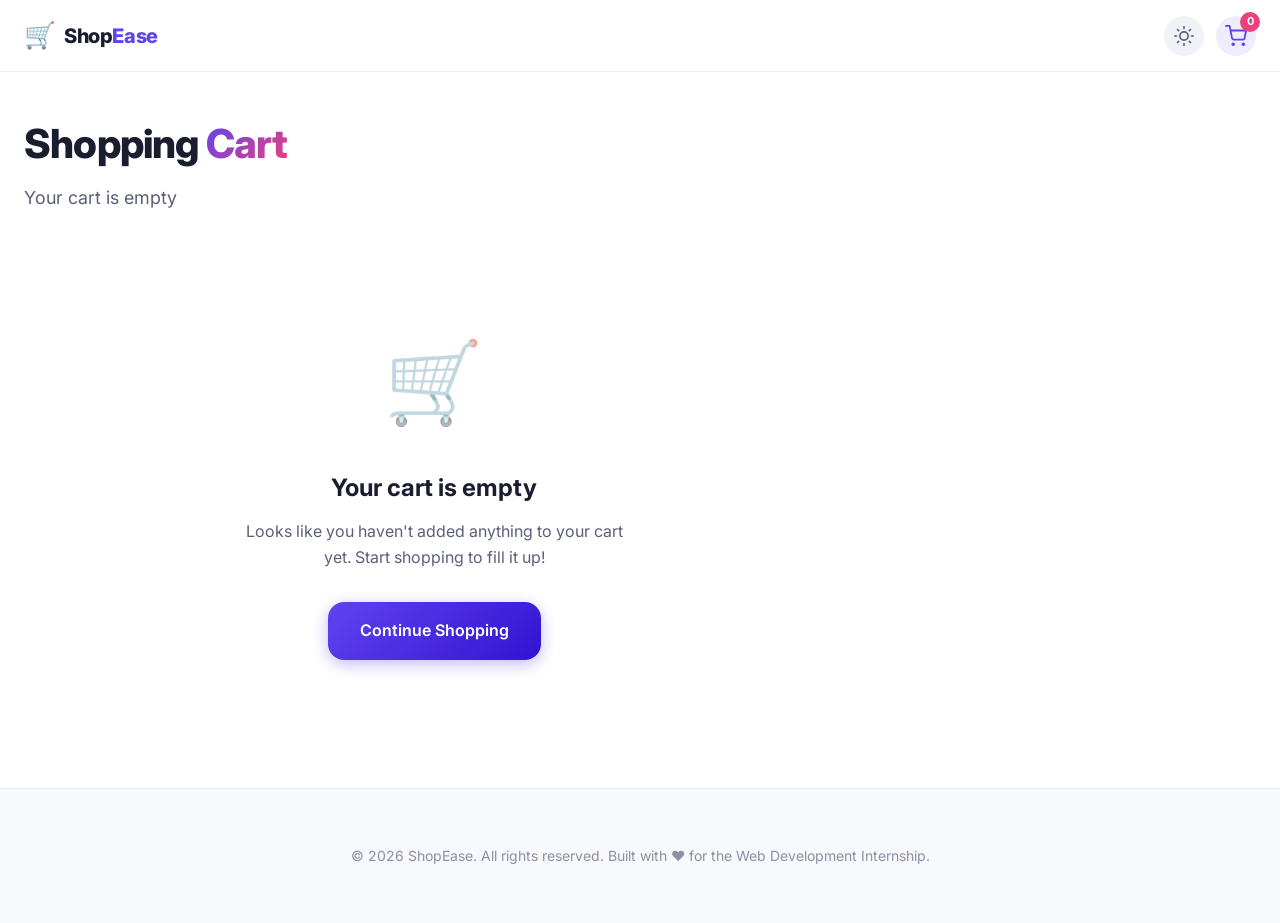
<file: cart.html>
<!DOCTYPE html>
<html lang="en">
<head>
    <meta charset="UTF-8">
    <meta name="viewport" content="width=device-width, initial-scale=1.0">
    <meta name="description" content="ShopEase Shopping Cart — Review your selected items and proceed to checkout.">
    <title>Shopping Cart — ShopEase</title>
    <link rel="preconnect" href="https://fonts.googleapis.com">
    <link rel="preconnect" href="https://fonts.gstatic.com" crossorigin>
    <link href="https://fonts.googleapis.com/css2?family=Inter:wght@300;400;500;600;700;800&display=swap" rel="stylesheet">
    <link rel="stylesheet" href="./style.css">
</head>
<body>
    <!-- ===== TOAST NOTIFICATION CONTAINER ===== -->
    <div id="toast-container" class="toast-container"></div>

    <!-- ===== NAVIGATION BAR ===== -->
    <nav class="navbar" id="navbar">
        <div class="nav-container">
            <a href="index.html" class="nav-logo">
                <span class="logo-icon">🛒</span>
                <span class="logo-text">Shop<span class="logo-accent">Ease</span></span>
            </a>
            <div class="nav-actions">
                <button class="theme-toggle" id="theme-toggle" aria-label="Toggle dark mode">
                    <svg class="icon-sun" xmlns="http://www.w3.org/2000/svg" width="20" height="20" viewBox="0 0 24 24" fill="none" stroke="currentColor" stroke-width="2" stroke-linecap="round" stroke-linejoin="round"><circle cx="12" cy="12" r="5"/><path d="M12 1v2M12 21v2M4.22 4.22l1.42 1.42M18.36 18.36l1.42 1.42M1 12h2M21 12h2M4.22 19.78l1.42-1.42M18.36 5.64l1.42-1.42"/></svg>
                    <svg class="icon-moon" xmlns="http://www.w3.org/2000/svg" width="20" height="20" viewBox="0 0 24 24" fill="none" stroke="currentColor" stroke-width="2" stroke-linecap="round" stroke-linejoin="round"><path d="M21 12.79A9 9 0 1 1 11.21 3 7 7 0 0 0 21 12.79z"/></svg>
                </button>
                <a href="cart.html" class="cart-link active" id="cart-link" aria-label="Shopping Cart">
                    <svg xmlns="http://www.w3.org/2000/svg" width="22" height="22" viewBox="0 0 24 24" fill="none" stroke="currentColor" stroke-width="2" stroke-linecap="round" stroke-linejoin="round"><circle cx="9" cy="21" r="1"/><circle cx="20" cy="21" r="1"/><path d="M1 1h4l2.68 13.39a2 2 0 0 0 2 1.61h9.72a2 2 0 0 0 2-1.61L23 6H6"/></svg>
                    <span class="cart-count" id="cart-count">0</span>
                </a>
            </div>
        </div>
    </nav>

    <!-- ===== CART PAGE ===== -->
    <main class="cart-page">
        <div class="container">
            <div class="page-header">
                <h1>Shopping <span class="gradient-text">Cart</span></h1>
                <p class="page-subtitle" id="cart-summary-text">Your cart is empty</p>
            </div>

            <!-- Cart Items Container -->
            <div class="cart-layout">
                <div class="cart-items-container" id="cart-items-container">
                    <!-- Empty state -->
                    <div class="cart-empty" id="cart-empty">
                        <div class="cart-empty-icon">🛒</div>
                        <h2>Your cart is empty</h2>
                        <p>Looks like you haven't added anything to your cart yet. Start shopping to fill it up!</p>
                        <a href="index.html" class="btn btn-primary btn-lg">Continue Shopping</a>
                    </div>
                    <!-- Cart items will be rendered here by JS -->
                </div>

                <!-- Cart Summary Sidebar -->
                <aside class="cart-summary" id="cart-summary" style="display:none;">
                    <h3>Order Summary</h3>
                    <div class="summary-row">
                        <span>Subtotal</span>
                        <span id="cart-subtotal">₹0</span>
                    </div>
                    <div class="summary-row">
                        <span>Shipping</span>
                        <span id="cart-shipping">₹0</span>
                    </div>
                    <div class="summary-row">
                        <span>Tax (18% GST)</span>
                        <span id="cart-tax">₹0</span>
                    </div>
                    <div class="summary-divider"></div>
                    <div class="summary-row summary-total">
                        <span>Total</span>
                        <span id="cart-total">₹0</span>
                    </div>
                    <a href="checkout.html" class="btn btn-primary btn-lg btn-block" id="checkout-btn">
                        Proceed to Checkout
                        <svg xmlns="http://www.w3.org/2000/svg" width="18" height="18" viewBox="0 0 24 24" fill="none" stroke="currentColor" stroke-width="2" stroke-linecap="round" stroke-linejoin="round"><path d="M5 12h14M12 5l7 7-7 7"/></svg>
                    </a>
                    <a href="index.html" class="btn btn-outline btn-block">Continue Shopping</a>
                    <button class="btn btn-danger btn-block" id="clear-cart-btn">
                        <svg xmlns="http://www.w3.org/2000/svg" width="16" height="16" viewBox="0 0 24 24" fill="none" stroke="currentColor" stroke-width="2" stroke-linecap="round" stroke-linejoin="round"><polyline points="3 6 5 6 21 6"/><path d="M19 6v14a2 2 0 0 1-2 2H7a2 2 0 0 1-2-2V6m3 0V4a2 2 0 0 1 2-2h4a2 2 0 0 1 2 2v2"/></svg>
                        Clear Cart
                    </button>
                </aside>
            </div>
        </div>
    </main>

    <!-- ===== FOOTER ===== -->
    <footer class="footer footer-simple">
        <div class="container">
            <div class="footer-bottom">
                <p>&copy; 2026 ShopEase. All rights reserved. Built with ❤️ for the Web Development Internship.</p>
            </div>
        </div>
    </footer>

    <script src="./app.js"></script>
    <script src="./cart.js"></script>
</body>
</html>
</file>
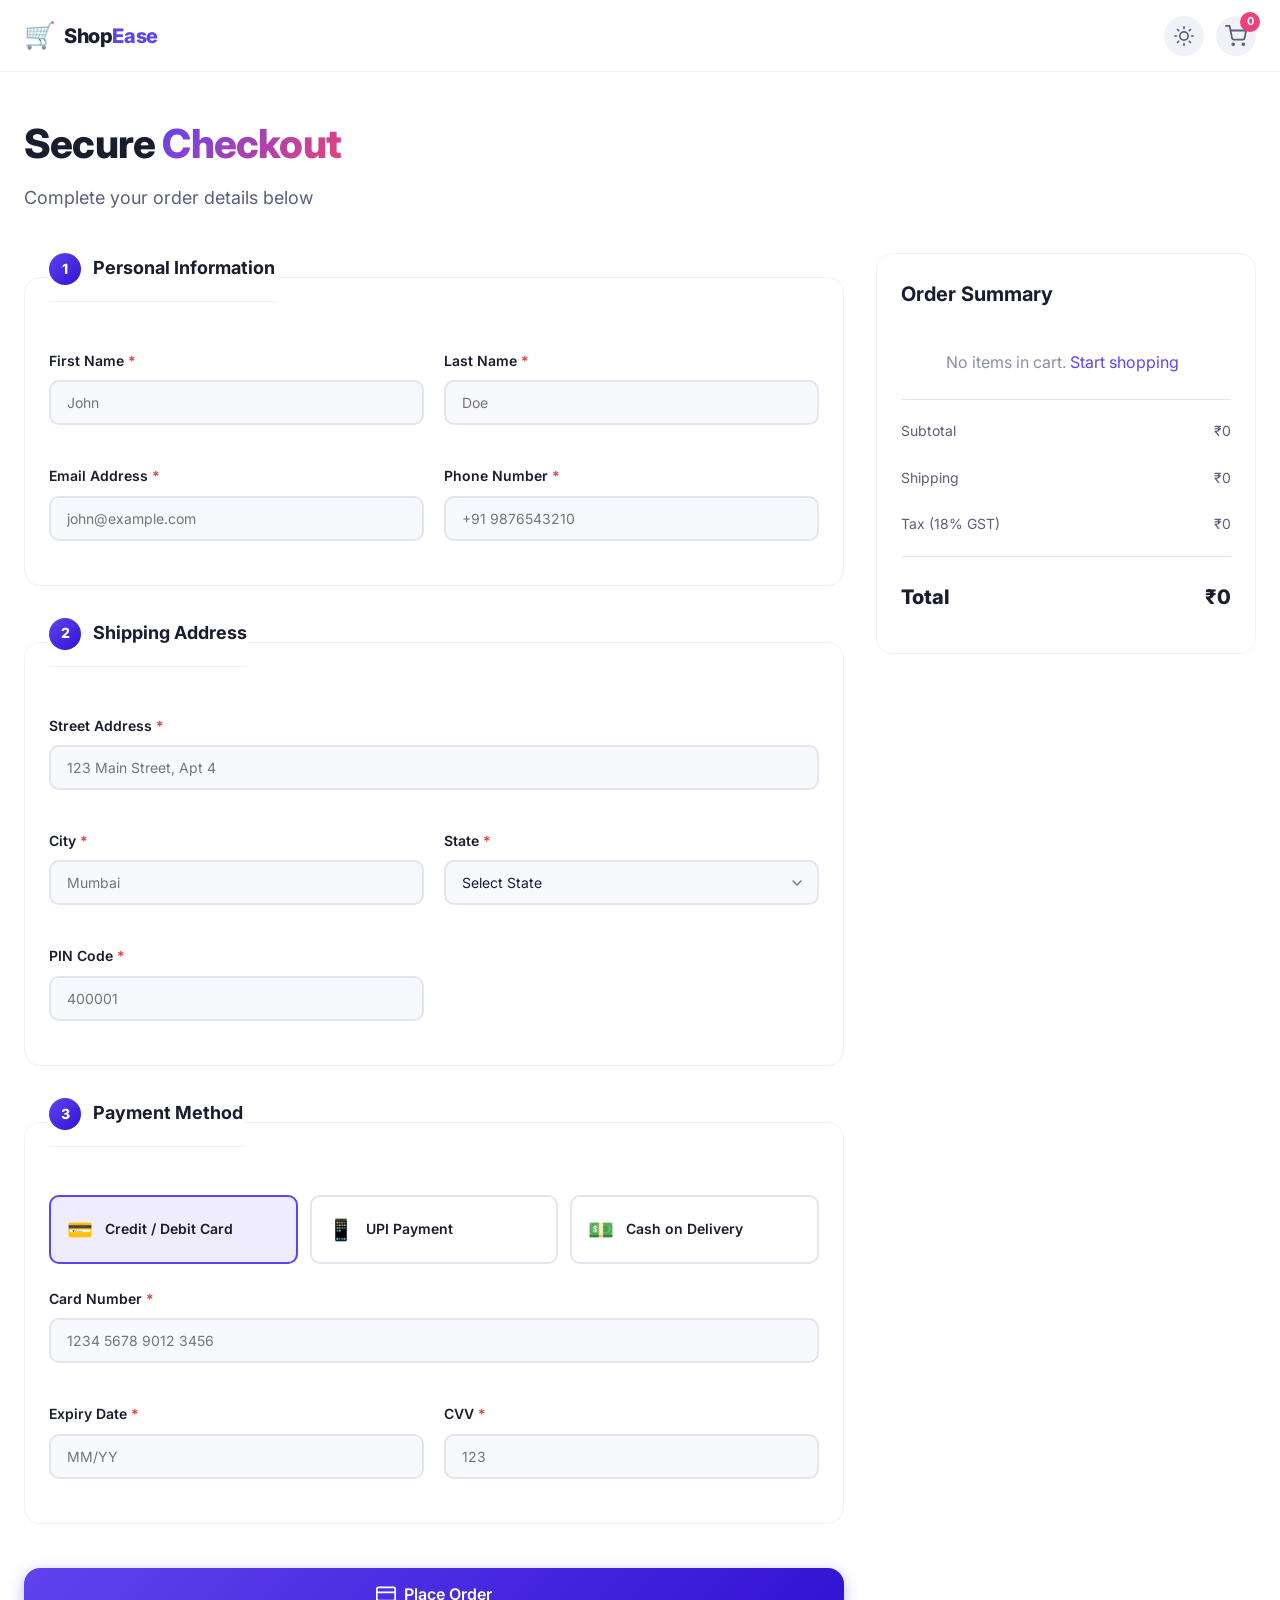
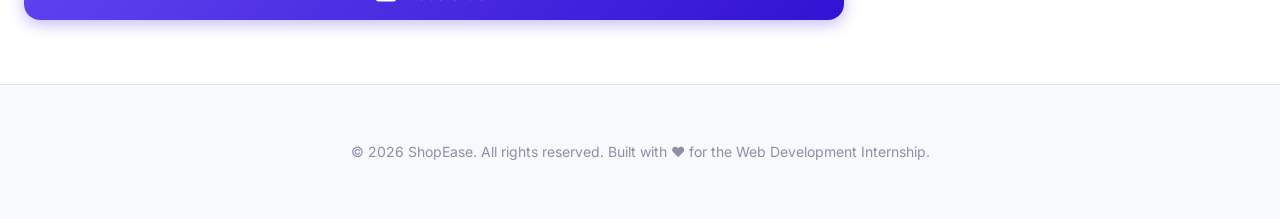
<file: checkout.html>
<!DOCTYPE html>
<html lang="en">
<head>
    <meta charset="UTF-8">
    <meta name="viewport" content="width=device-width, initial-scale=1.0">
    <meta name="description" content="ShopEase Checkout — Complete your order with secure payment.">
    <title>Checkout — ShopEase</title>
    <link rel="preconnect" href="https://fonts.googleapis.com">
    <link rel="preconnect" href="https://fonts.gstatic.com" crossorigin>
    <link href="https://fonts.googleapis.com/css2?family=Inter:wght@300;400;500;600;700;800&display=swap" rel="stylesheet">
    <link rel="stylesheet" href="./style.css">
</head>
<body>
    <!-- ===== TOAST NOTIFICATION CONTAINER ===== -->
    <div id="toast-container" class="toast-container"></div>

    <!-- ===== NAVIGATION BAR ===== -->
    <nav class="navbar" id="navbar">
        <div class="nav-container">
            <a href="index.html" class="nav-logo">
                <span class="logo-icon">🛒</span>
                <span class="logo-text">Shop<span class="logo-accent">Ease</span></span>
            </a>
            <div class="nav-actions">
                <button class="theme-toggle" id="theme-toggle" aria-label="Toggle dark mode">
                    <svg class="icon-sun" xmlns="http://www.w3.org/2000/svg" width="20" height="20" viewBox="0 0 24 24" fill="none" stroke="currentColor" stroke-width="2" stroke-linecap="round" stroke-linejoin="round"><circle cx="12" cy="12" r="5"/><path d="M12 1v2M12 21v2M4.22 4.22l1.42 1.42M18.36 18.36l1.42 1.42M1 12h2M21 12h2M4.22 19.78l1.42-1.42M18.36 5.64l1.42-1.42"/></svg>
                    <svg class="icon-moon" xmlns="http://www.w3.org/2000/svg" width="20" height="20" viewBox="0 0 24 24" fill="none" stroke="currentColor" stroke-width="2" stroke-linecap="round" stroke-linejoin="round"><path d="M21 12.79A9 9 0 1 1 11.21 3 7 7 0 0 0 21 12.79z"/></svg>
                </button>
                <a href="cart.html" class="cart-link" id="cart-link" aria-label="Shopping Cart">
                    <svg xmlns="http://www.w3.org/2000/svg" width="22" height="22" viewBox="0 0 24 24" fill="none" stroke="currentColor" stroke-width="2" stroke-linecap="round" stroke-linejoin="round"><circle cx="9" cy="21" r="1"/><circle cx="20" cy="21" r="1"/><path d="M1 1h4l2.68 13.39a2 2 0 0 0 2 1.61h9.72a2 2 0 0 0 2-1.61L23 6H6"/></svg>
                    <span class="cart-count" id="cart-count">0</span>
                </a>
            </div>
        </div>
    </nav>

    <!-- ===== CHECKOUT PAGE ===== -->
    <main class="checkout-page">
        <div class="container">
            <div class="page-header">
                <h1>Secure <span class="gradient-text">Checkout</span></h1>
                <p class="page-subtitle">Complete your order details below</p>
            </div>

            <div class="checkout-layout">
                <!-- Checkout Form -->
                <form class="checkout-form" id="checkout-form" novalidate>
                    <!-- Personal Information -->
                    <fieldset class="form-section">
                        <legend class="form-section-title">
                            <span class="section-number">1</span>
                            Personal Information
                        </legend>
                        <div class="form-grid">
                            <div class="form-group">
                                <label for="first-name" class="form-label">First Name <span class="required">*</span></label>
                                <input type="text" id="first-name" name="firstName" class="form-input" placeholder="John" required>
                                <span class="form-error" id="first-name-error"></span>
                            </div>
                            <div class="form-group">
                                <label for="last-name" class="form-label">Last Name <span class="required">*</span></label>
                                <input type="text" id="last-name" name="lastName" class="form-input" placeholder="Doe" required>
                                <span class="form-error" id="last-name-error"></span>
                            </div>
                            <div class="form-group">
                                <label for="email" class="form-label">Email Address <span class="required">*</span></label>
                                <input type="email" id="email" name="email" class="form-input" placeholder="john@example.com" required>
                                <span class="form-error" id="email-error"></span>
                            </div>
                            <div class="form-group">
                                <label for="phone" class="form-label">Phone Number <span class="required">*</span></label>
                                <input type="tel" id="phone" name="phone" class="form-input" placeholder="+91 9876543210" required>
                                <span class="form-error" id="phone-error"></span>
                            </div>
                        </div>
                    </fieldset>

                    <!-- Shipping Address -->
                    <fieldset class="form-section">
                        <legend class="form-section-title">
                            <span class="section-number">2</span>
                            Shipping Address
                        </legend>
                        <div class="form-grid">
                            <div class="form-group form-full">
                                <label for="address" class="form-label">Street Address <span class="required">*</span></label>
                                <input type="text" id="address" name="address" class="form-input" placeholder="123 Main Street, Apt 4" required>
                                <span class="form-error" id="address-error"></span>
                            </div>
                            <div class="form-group">
                                <label for="city" class="form-label">City <span class="required">*</span></label>
                                <input type="text" id="city" name="city" class="form-input" placeholder="Mumbai" required>
                                <span class="form-error" id="city-error"></span>
                            </div>
                            <div class="form-group">
                                <label for="state" class="form-label">State <span class="required">*</span></label>
                                <select id="state" name="state" class="form-input form-select" required>
                                    <option value="">Select State</option>
                                    <option value="AN">Andaman & Nicobar</option>
                                    <option value="AP">Andhra Pradesh</option>
                                    <option value="AR">Arunachal Pradesh</option>
                                    <option value="AS">Assam</option>
                                    <option value="BR">Bihar</option>
                                    <option value="CG">Chhattisgarh</option>
                                    <option value="DL">Delhi</option>
                                    <option value="GA">Goa</option>
                                    <option value="GJ">Gujarat</option>
                                    <option value="HR">Haryana</option>
                                    <option value="HP">Himachal Pradesh</option>
                                    <option value="JK">Jammu & Kashmir</option>
                                    <option value="JH">Jharkhand</option>
                                    <option value="KA">Karnataka</option>
                                    <option value="KL">Kerala</option>
                                    <option value="MP">Madhya Pradesh</option>
                                    <option value="MH">Maharashtra</option>
                                    <option value="MN">Manipur</option>
                                    <option value="ML">Meghalaya</option>
                                    <option value="MZ">Mizoram</option>
                                    <option value="NL">Nagaland</option>
                                    <option value="OD">Odisha</option>
                                    <option value="PB">Punjab</option>
                                    <option value="RJ">Rajasthan</option>
                                    <option value="SK">Sikkim</option>
                                    <option value="TN">Tamil Nadu</option>
                                    <option value="TS">Telangana</option>
                                    <option value="TR">Tripura</option>
                                    <option value="UP">Uttar Pradesh</option>
                                    <option value="UK">Uttarakhand</option>
                                    <option value="WB">West Bengal</option>
                                </select>
                                <span class="form-error" id="state-error"></span>
                            </div>
                            <div class="form-group">
                                <label for="pincode" class="form-label">PIN Code <span class="required">*</span></label>
                                <input type="text" id="pincode" name="pincode" class="form-input" placeholder="400001" maxlength="6" required>
                                <span class="form-error" id="pincode-error"></span>
                            </div>
                        </div>
                    </fieldset>

                    <!-- Payment Method -->
                    <fieldset class="form-section">
                        <legend class="form-section-title">
                            <span class="section-number">3</span>
                            Payment Method
                        </legend>
                        <div class="payment-options">
                            <label class="payment-option">
                                <input type="radio" name="payment" value="card" checked>
                                <div class="payment-option-content">
                                    <span class="payment-icon">💳</span>
                                    <span class="payment-label">Credit / Debit Card</span>
                                </div>
                            </label>
                            <label class="payment-option">
                                <input type="radio" name="payment" value="upi">
                                <div class="payment-option-content">
                                    <span class="payment-icon">📱</span>
                                    <span class="payment-label">UPI Payment</span>
                                </div>
                            </label>
                            <label class="payment-option">
                                <input type="radio" name="payment" value="cod">
                                <div class="payment-option-content">
                                    <span class="payment-icon">💵</span>
                                    <span class="payment-label">Cash on Delivery</span>
                                </div>
                            </label>
                        </div>

                        <!-- Card Details (shown when card is selected) -->
                        <div class="card-details" id="card-details">
                            <div class="form-grid">
                                <div class="form-group form-full">
                                    <label for="card-number" class="form-label">Card Number <span class="required">*</span></label>
                                    <input type="text" id="card-number" name="cardNumber" class="form-input" placeholder="1234 5678 9012 3456" maxlength="19">
                                    <span class="form-error" id="card-number-error"></span>
                                </div>
                                <div class="form-group">
                                    <label for="card-expiry" class="form-label">Expiry Date <span class="required">*</span></label>
                                    <input type="text" id="card-expiry" name="cardExpiry" class="form-input" placeholder="MM/YY" maxlength="5">
                                    <span class="form-error" id="card-expiry-error"></span>
                                </div>
                                <div class="form-group">
                                    <label for="card-cvv" class="form-label">CVV <span class="required">*</span></label>
                                    <input type="text" id="card-cvv" name="cardCvv" class="form-input" placeholder="123" maxlength="3">
                                    <span class="form-error" id="card-cvv-error"></span>
                                </div>
                            </div>
                        </div>

                        <!-- UPI Details (hidden by default) -->
                        <div class="upi-details" id="upi-details" style="display:none;">
                            <div class="form-group">
                                <label for="upi-id" class="form-label">UPI ID <span class="required">*</span></label>
                                <input type="text" id="upi-id" name="upiId" class="form-input" placeholder="yourname@upi">
                                <span class="form-error" id="upi-id-error"></span>
                            </div>
                        </div>
                    </fieldset>

                    <button type="submit" class="btn btn-primary btn-lg btn-block" id="place-order-btn">
                        <svg xmlns="http://www.w3.org/2000/svg" width="20" height="20" viewBox="0 0 24 24" fill="none" stroke="currentColor" stroke-width="2" stroke-linecap="round" stroke-linejoin="round"><rect x="1" y="4" width="22" height="16" rx="2" ry="2"/><line x1="1" y1="10" x2="23" y2="10"/></svg>
                        Place Order
                    </button>
                </form>

                <!-- Order Summary Sidebar -->
                <aside class="checkout-summary" id="checkout-summary">
                    <h3>Order Summary</h3>
                    <div class="checkout-items" id="checkout-items">
                        <!-- Items rendered by JS -->
                    </div>
                    <div class="summary-divider"></div>
                    <div class="summary-row">
                        <span>Subtotal</span>
                        <span id="checkout-subtotal">₹0</span>
                    </div>
                    <div class="summary-row">
                        <span>Shipping</span>
                        <span id="checkout-shipping">₹0</span>
                    </div>
                    <div class="summary-row">
                        <span>Tax (18% GST)</span>
                        <span id="checkout-tax">₹0</span>
                    </div>
                    <div class="summary-divider"></div>
                    <div class="summary-row summary-total">
                        <span>Total</span>
                        <span id="checkout-total">₹0</span>
                    </div>
                </aside>
            </div>
        </div>
    </main>

    <!-- ===== ORDER SUCCESS MODAL ===== -->
    <div class="modal-overlay" id="order-success-modal" style="display:none;">
        <div class="modal-content">
            <div class="success-icon">✅</div>
            <h2>Order Placed Successfully!</h2>
            <p>Thank you for your purchase. Your order has been confirmed and will be delivered soon.</p>
            <p class="order-id">Order ID: <strong id="order-id-display">#SE-000000</strong></p>
            <a href="index.html" class="btn btn-primary btn-lg">Continue Shopping</a>
        </div>
    </div>

    <!-- ===== FOOTER ===== -->
    <footer class="footer footer-simple">
        <div class="container">
            <div class="footer-bottom">
                <p>&copy; 2026 ShopEase. All rights reserved. Built with ❤️ for the Web Development Internship.</p>
            </div>
        </div>
    </footer>

    <script src="./app.js"></script>
    <script src="./checkout.js"></script>
</body>
</html>
</file>
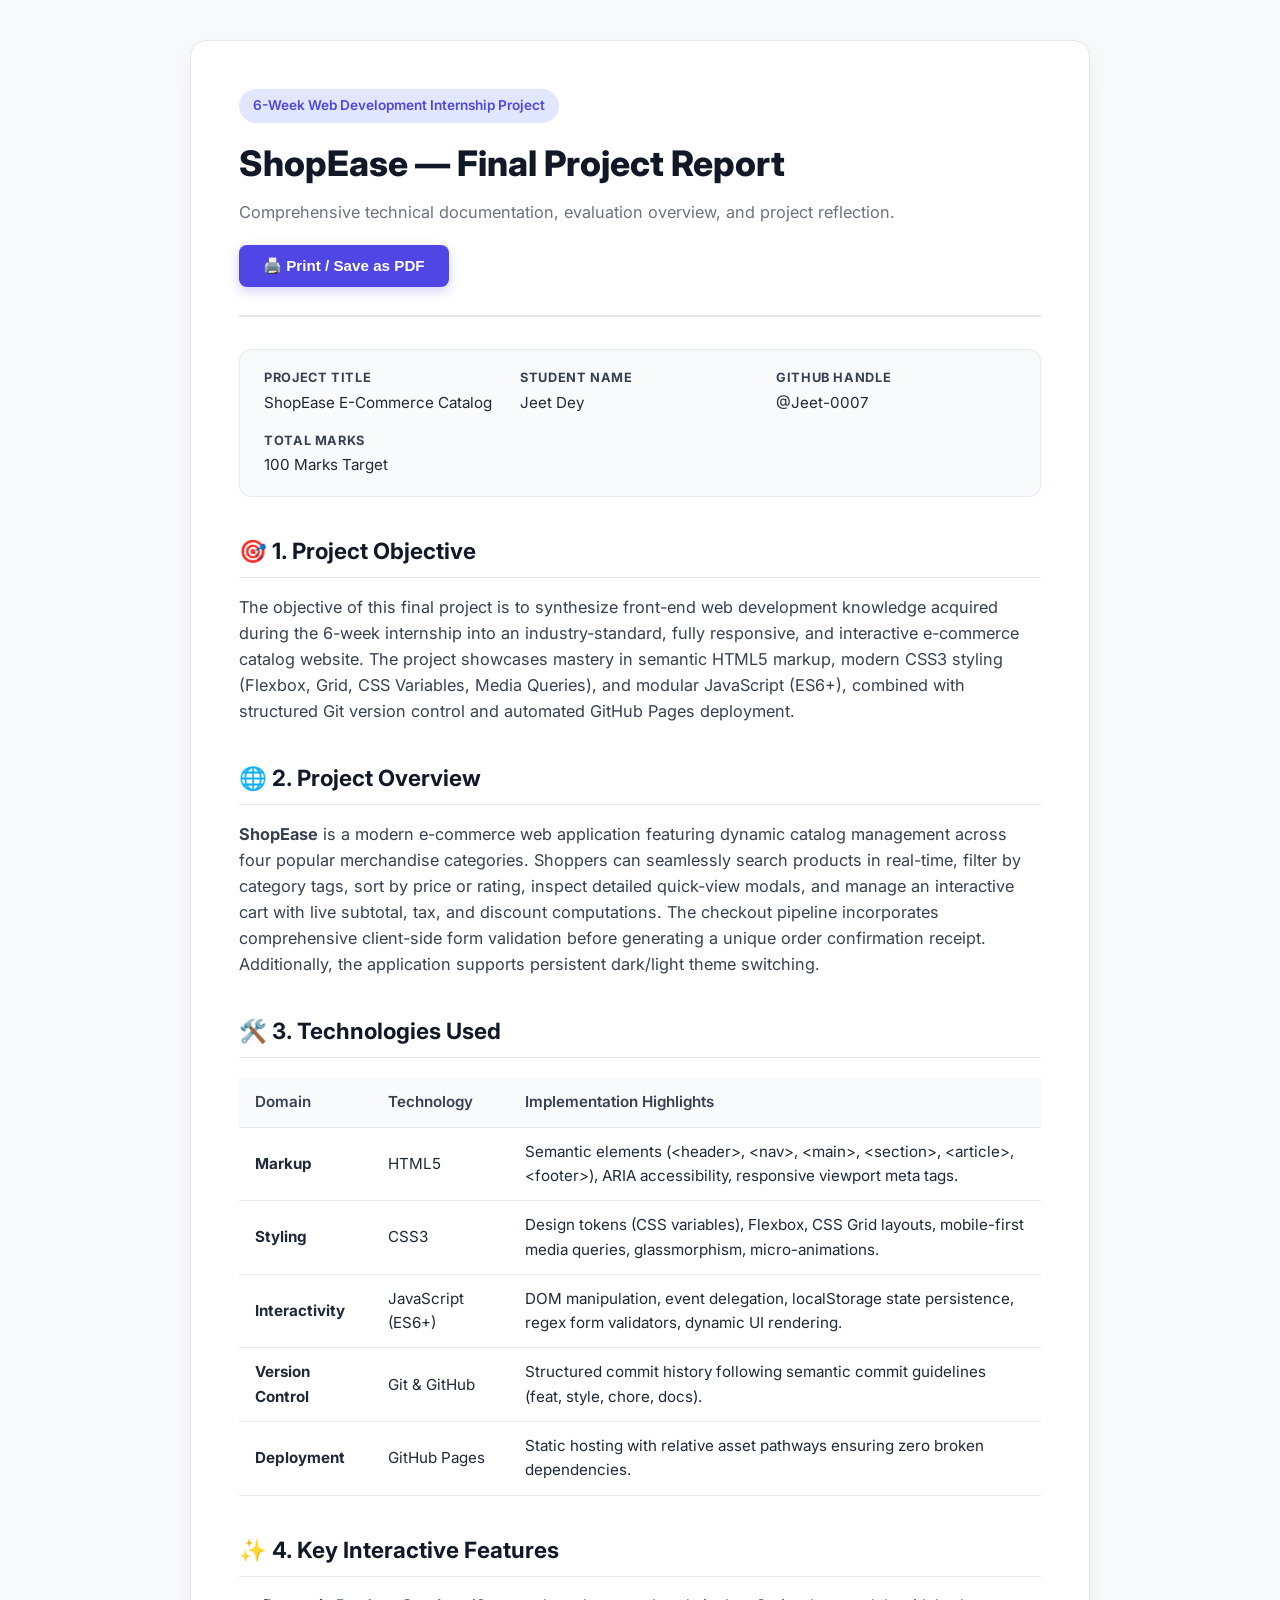
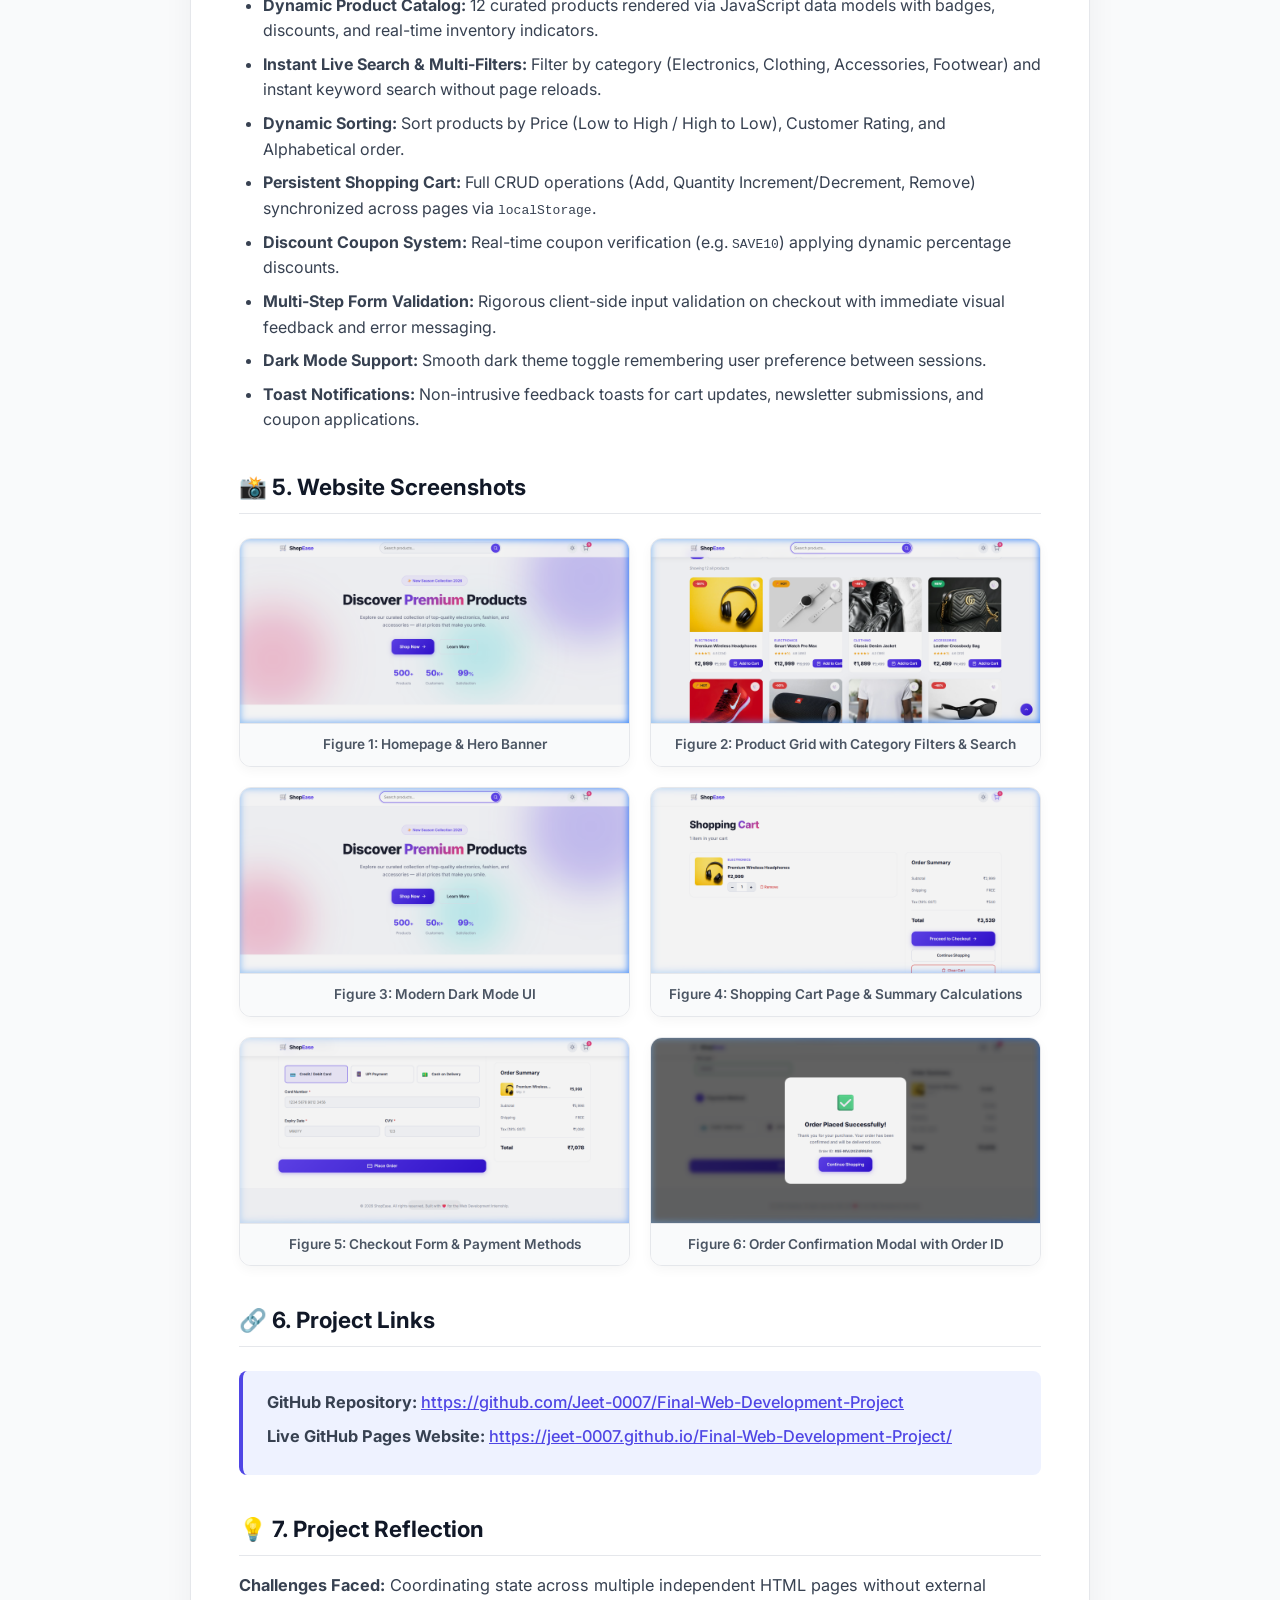
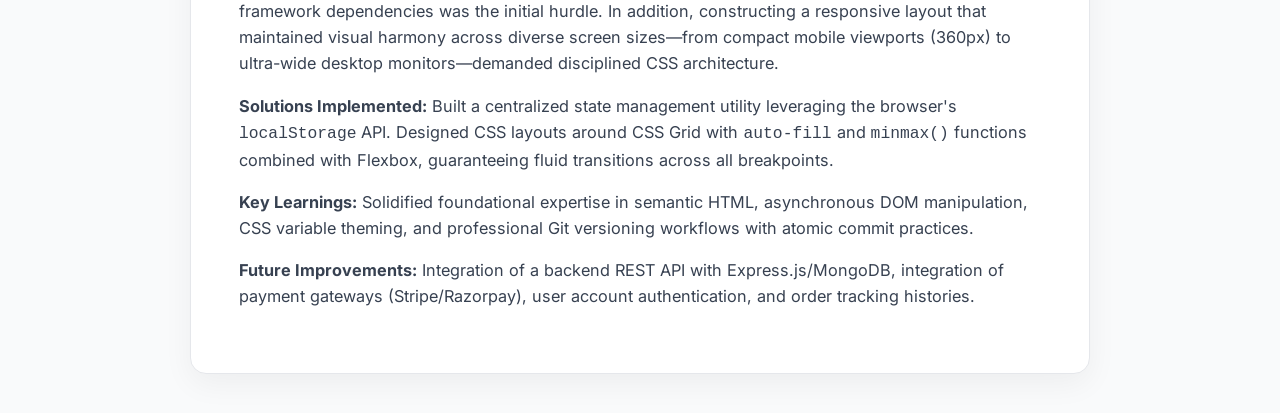
<file: DOCUMENTATION.html>
<!DOCTYPE html>
<html lang="en">
<head>
    <meta charset="UTF-8">
    <meta name="viewport" content="width=device-width, initial-scale=1.0">
    <title>ShopEase — Final Project Report & Documentation</title>
    <link rel="preconnect" href="https://fonts.googleapis.com">
    <link rel="preconnect" href="https://fonts.gstatic.com" crossorigin>
    <link href="https://fonts.googleapis.com/css2?family=Inter:wght@300;400;500;600;700;800&family=JetBrains+Mono:wght@400;500&display=swap" rel="stylesheet">
    <style>
        :root {
            --primary: #4f46e5;
            --primary-dark: #3730a3;
            --text: #1f2937;
            --text-light: #6b7280;
            --bg: #f9fafb;
            --card-bg: #ffffff;
            --border: #e5e7eb;
        }

        * {
            box-sizing: border-box;
            margin: 0;
            padding: 0;
        }

        body {
            font-family: 'Inter', sans-serif;
            line-height: 1.6;
            color: var(--text);
            background-color: var(--bg);
            padding: 40px 20px;
        }

        .report-container {
            max-width: 900px;
            margin: 0 auto;
            background: var(--card-bg);
            border-radius: 16px;
            box-shadow: 0 10px 30px rgba(0, 0, 0, 0.05);
            border: 1px solid var(--border);
            padding: 48px;
        }

        .header {
            border-bottom: 2px solid var(--border);
            padding-bottom: 28px;
            margin-bottom: 32px;
            display: flex;
            justify-content: space-between;
            align-items: flex-start;
            flex-wrap: wrap;
            gap: 20px;
        }

        .badge {
            display: inline-block;
            background: #e0e7ff;
            color: var(--primary);
            font-size: 0.85rem;
            font-weight: 600;
            padding: 6px 14px;
            border-radius: 9999px;
            margin-bottom: 12px;
        }

        h1 {
            font-size: 2.2rem;
            font-weight: 800;
            color: #111827;
            margin-bottom: 8px;
        }

        .meta-grid {
            display: grid;
            grid-template-columns: repeat(auto-fit, minmax(200px, 1fr));
            gap: 16px;
            margin-top: 20px;
            background: #f8fafc;
            padding: 18px 24px;
            border-radius: 12px;
            border: 1px solid #e2e8f0;
        }

        .meta-item {
            font-size: 0.95rem;
        }

        .meta-item strong {
            color: #374151;
            display: block;
            font-size: 0.8rem;
            text-transform: uppercase;
            letter-spacing: 0.05em;
            margin-bottom: 2px;
        }

        h2 {
            font-size: 1.4rem;
            font-weight: 700;
            color: #111827;
            margin: 36px 0 16px 0;
            padding-bottom: 8px;
            border-bottom: 1px solid var(--border);
            display: flex;
            align-items: center;
            gap: 10px;
        }

        p {
            margin-bottom: 16px;
            color: #374151;
            font-size: 1.02rem;
        }

        table {
            width: 100%;
            border-collapse: collapse;
            margin: 20px 0;
            font-size: 0.95rem;
        }

        th, td {
            padding: 12px 16px;
            text-align: left;
            border-bottom: 1px solid var(--border);
        }

        th {
            background-color: #f8fafc;
            font-weight: 600;
            color: #374151;
        }

        ul, ol {
            margin-left: 24px;
            margin-bottom: 20px;
        }

        li {
            margin-bottom: 8px;
            color: #374151;
        }

        .screenshots-grid {
            display: grid;
            grid-template-columns: repeat(2, 1fr);
            gap: 20px;
            margin: 24px 0;
        }

        .screenshot-card {
            border: 1px solid var(--border);
            border-radius: 12px;
            overflow: hidden;
            background: #ffffff;
            box-shadow: 0 4px 12px rgba(0, 0, 0, 0.04);
        }

        .screenshot-card img {
            width: 100%;
            height: auto;
            display: block;
        }

        .screenshot-caption {
            padding: 10px 14px;
            font-size: 0.85rem;
            font-weight: 600;
            color: #4b5563;
            background: #f9fafb;
            border-top: 1px solid var(--border);
            text-align: center;
        }

        .links-box {
            background: #eef2ff;
            border-left: 4px solid var(--primary);
            padding: 18px 24px;
            border-radius: 8px;
            margin: 24px 0;
        }

        .links-box p {
            margin-bottom: 8px;
            font-weight: 500;
        }

        .links-box a {
            color: var(--primary);
            word-break: break-all;
            text-decoration: underline;
        }

        .print-btn {
            background: var(--primary);
            color: white;
            padding: 12px 24px;
            border: none;
            border-radius: 8px;
            font-weight: 600;
            font-size: 0.95rem;
            cursor: pointer;
            box-shadow: 0 4px 12px rgba(79, 70, 229, 0.25);
            transition: all 0.2s ease;
        }

        .print-btn:hover {
            background: var(--primary-dark);
            transform: translateY(-2px);
        }

        @media (max-width: 768px) {
            .report-container {
                padding: 24px;
            }
            .screenshots-grid {
                grid-template-columns: 1fr;
            }
        }

        @media print {
            body {
                background: white;
                padding: 0;
            }
            .report-container {
                box-shadow: none;
                border: none;
                padding: 0;
                max-width: 100%;
            }
            .print-btn {
                display: none;
            }
        }
    </style>
</head>
<body>
    <div class="report-container">
        <div class="header">
            <div>
                <span class="badge">6-Week Web Development Internship Project</span>
                <h1>ShopEase — Final Project Report</h1>
                <p style="color: var(--text-light); margin-bottom: 0;">Comprehensive technical documentation, evaluation overview, and project reflection.</p>
            </div>
            <button class="print-btn" onclick="window.print()">🖨️ Print / Save as PDF</button>
        </div>

        <div class="meta-grid">
            <div class="meta-item">
                <strong>Project Title</strong>
                ShopEase E-Commerce Catalog
            </div>
            <div class="meta-item">
                <strong>Student Name</strong>
                Jeet Dey
            </div>
            <div class="meta-item">
                <strong>GitHub Handle</strong>
                @Jeet-0007
            </div>
            <div class="meta-item">
                <strong>Total Marks</strong>
                100 Marks Target
            </div>
        </div>

        <h2>🎯 1. Project Objective</h2>
        <p>The objective of this final project is to synthesize front-end web development knowledge acquired during the 6-week internship into an industry-standard, fully responsive, and interactive e-commerce catalog website. The project showcases mastery in semantic HTML5 markup, modern CSS3 styling (Flexbox, Grid, CSS Variables, Media Queries), and modular JavaScript (ES6+), combined with structured Git version control and automated GitHub Pages deployment.</p>

        <h2>🌐 2. Project Overview</h2>
        <p><strong>ShopEase</strong> is a modern e-commerce web application featuring dynamic catalog management across four popular merchandise categories. Shoppers can seamlessly search products in real-time, filter by category tags, sort by price or rating, inspect detailed quick-view modals, and manage an interactive cart with live subtotal, tax, and discount computations. The checkout pipeline incorporates comprehensive client-side form validation before generating a unique order confirmation receipt. Additionally, the application supports persistent dark/light theme switching.</p>

        <h2>🛠️ 3. Technologies Used</h2>
        <table>
            <thead>
                <tr>
                    <th>Domain</th>
                    <th>Technology</th>
                    <th>Implementation Highlights</th>
                </tr>
            </thead>
            <tbody>
                <tr>
                    <td><strong>Markup</strong></td>
                    <td>HTML5</td>
                    <td>Semantic elements (&lt;header&gt;, &lt;nav&gt;, &lt;main&gt;, &lt;section&gt;, &lt;article&gt;, &lt;footer&gt;), ARIA accessibility, responsive viewport meta tags.</td>
                </tr>
                <tr>
                    <td><strong>Styling</strong></td>
                    <td>CSS3</td>
                    <td>Design tokens (CSS variables), Flexbox, CSS Grid layouts, mobile-first media queries, glassmorphism, micro-animations.</td>
                </tr>
                <tr>
                    <td><strong>Interactivity</strong></td>
                    <td>JavaScript (ES6+)</td>
                    <td>DOM manipulation, event delegation, localStorage state persistence, regex form validators, dynamic UI rendering.</td>
                </tr>
                <tr>
                    <td><strong>Version Control</strong></td>
                    <td>Git & GitHub</td>
                    <td>Structured commit history following semantic commit guidelines (feat, style, chore, docs).</td>
                </tr>
                <tr>
                    <td><strong>Deployment</strong></td>
                    <td>GitHub Pages</td>
                    <td>Static hosting with relative asset pathways ensuring zero broken dependencies.</td>
                </tr>
            </tbody>
        </table>

        <h2>✨ 4. Key Interactive Features</h2>
        <ul>
            <li><strong>Dynamic Product Catalog:</strong> 12 curated products rendered via JavaScript data models with badges, discounts, and real-time inventory indicators.</li>
            <li><strong>Instant Live Search & Multi-Filters:</strong> Filter by category (Electronics, Clothing, Accessories, Footwear) and instant keyword search without page reloads.</li>
            <li><strong>Dynamic Sorting:</strong> Sort products by Price (Low to High / High to Low), Customer Rating, and Alphabetical order.</li>
            <li><strong>Persistent Shopping Cart:</strong> Full CRUD operations (Add, Quantity Increment/Decrement, Remove) synchronized across pages via <code>localStorage</code>.</li>
            <li><strong>Discount Coupon System:</strong> Real-time coupon verification (e.g. <code>SAVE10</code>) applying dynamic percentage discounts.</li>
            <li><strong>Multi-Step Form Validation:</strong> Rigorous client-side input validation on checkout with immediate visual feedback and error messaging.</li>
            <li><strong>Dark Mode Support:</strong> Smooth dark theme toggle remembering user preference between sessions.</li>
            <li><strong>Toast Notifications:</strong> Non-intrusive feedback toasts for cart updates, newsletter submissions, and coupon applications.</li>
        </ul>

        <h2>📸 5. Website Screenshots</h2>
        <div class="screenshots-grid">
            <div class="screenshot-card">
                <img src="./homepage.png" alt="Homepage Hero Section">
                <div class="screenshot-caption">Figure 1: Homepage & Hero Banner</div>
            </div>
            <div class="screenshot-card">
                <img src="./product_grid.png" alt="Product Grid & Filters">
                <div class="screenshot-caption">Figure 2: Product Grid with Category Filters & Search</div>
            </div>
            <div class="screenshot-card">
                <img src="./dark_mode.png" alt="Dark Mode View">
                <div class="screenshot-caption">Figure 3: Modern Dark Mode UI</div>
            </div>
            <div class="screenshot-card">
                <img src="./cart.png" alt="Shopping Cart Page">
                <div class="screenshot-caption">Figure 4: Shopping Cart Page & Summary Calculations</div>
            </div>
            <div class="screenshot-card">
                <img src="./checkout.png" alt="Checkout Form">
                <div class="screenshot-caption">Figure 5: Checkout Form & Payment Methods</div>
            </div>
            <div class="screenshot-card">
                <img src="./order_success.png" alt="Order Confirmation">
                <div class="screenshot-caption">Figure 6: Order Confirmation Modal with Order ID</div>
            </div>
        </div>

        <h2>🔗 6. Project Links</h2>
        <div class="links-box">
            <p><strong>GitHub Repository:</strong> <a href="https://github.com/Jeet-0007/Final-Web-Development-Project" target="_blank">https://github.com/Jeet-0007/Final-Web-Development-Project</a></p>
            <p><strong>Live GitHub Pages Website:</strong> <a href="https://jeet-0007.github.io/Final-Web-Development-Project/" target="_blank">https://jeet-0007.github.io/Final-Web-Development-Project/</a></p>
        </div>

        <h2>💡 7. Project Reflection</h2>
        <p><strong>Challenges Faced:</strong> Coordinating state across multiple independent HTML pages without external framework dependencies was the initial hurdle. In addition, constructing a responsive layout that maintained visual harmony across diverse screen sizes—from compact mobile viewports (360px) to ultra-wide desktop monitors—demanded disciplined CSS architecture.</p>
        <p><strong>Solutions Implemented:</strong> Built a centralized state management utility leveraging the browser's <code>localStorage</code> API. Designed CSS layouts around CSS Grid with <code>auto-fill</code> and <code>minmax()</code> functions combined with Flexbox, guaranteeing fluid transitions across all breakpoints.</p>
        <p><strong>Key Learnings:</strong> Solidified foundational expertise in semantic HTML, asynchronous DOM manipulation, CSS variable theming, and professional Git versioning workflows with atomic commit practices.</p>
        <p><strong>Future Improvements:</strong> Integration of a backend REST API with Express.js/MongoDB, integration of payment gateways (Stripe/Razorpay), user account authentication, and order tracking histories.</p>
    </div>
</body>
</html>
</file>
<file: style.css>
/* ============================================================
   ShopEase — Premium E-Commerce Catalog
   Complete CSS Stylesheet
   Technologies: CSS3, Flexbox, Grid, Media Queries, Animations
   ============================================================ */

/* ===== CSS CUSTOM PROPERTIES (Design Tokens) ===== */
:root {
    /* Primary Colors */
    --primary-hue: 250;
    --primary: hsl(var(--primary-hue), 84%, 60%);
    --primary-light: hsl(var(--primary-hue), 84%, 70%);
    --primary-dark: hsl(var(--primary-hue), 84%, 45%);
    --primary-bg: hsl(var(--primary-hue), 84%, 96%);

    /* Accent Colors */
    --accent: hsl(340, 82%, 59%);
    --accent-light: hsl(340, 82%, 70%);

    /* Success / Warning / Danger */
    --success: hsl(152, 69%, 40%);
    --success-bg: hsl(152, 69%, 95%);
    --warning: hsl(38, 92%, 50%);
    --warning-bg: hsl(38, 92%, 95%);
    --danger: hsl(0, 72%, 56%);
    --danger-bg: hsl(0, 72%, 96%);

    /* Neutrals — Light Mode */
    --bg-primary: #ffffff;
    --bg-secondary: #f8f9fc;
    --bg-tertiary: #f0f2f7;
    --bg-card: #ffffff;
    --text-primary: #1a1d2e;
    --text-secondary: #5a5f7a;
    --text-muted: #8b90a5;
    --border: #e2e5ef;
    --border-light: #eff1f6;
    --shadow-sm: 0 1px 3px rgba(26, 29, 46, 0.06);
    --shadow-md: 0 4px 16px rgba(26, 29, 46, 0.08);
    --shadow-lg: 0 12px 40px rgba(26, 29, 46, 0.12);
    --shadow-xl: 0 20px 60px rgba(26, 29, 46, 0.15);

    /* Typography */
    --font-family: 'Inter', -apple-system, BlinkMacSystemFont, 'Segoe UI', sans-serif;
    --font-size-xs: 0.75rem;
    --font-size-sm: 0.875rem;
    --font-size-base: 1rem;
    --font-size-lg: 1.125rem;
    --font-size-xl: 1.25rem;
    --font-size-2xl: 1.5rem;
    --font-size-3xl: 2rem;
    --font-size-4xl: 2.5rem;
    --font-size-5xl: 3.5rem;

    /* Spacing */
    --space-1: 0.25rem;
    --space-2: 0.5rem;
    --space-3: 0.75rem;
    --space-4: 1rem;
    --space-5: 1.25rem;
    --space-6: 1.5rem;
    --space-8: 2rem;
    --space-10: 2.5rem;
    --space-12: 3rem;
    --space-16: 4rem;
    --space-20: 5rem;

    /* Border Radius */
    --radius-sm: 6px;
    --radius-md: 10px;
    --radius-lg: 16px;
    --radius-xl: 24px;
    --radius-full: 9999px;

    /* Transitions */
    --transition-fast: 150ms ease;
    --transition-base: 250ms ease;
    --transition-slow: 400ms ease;
    --transition-spring: 500ms cubic-bezier(0.34, 1.56, 0.64, 1);

    /* Navbar height */
    --navbar-height: 72px;
}

/* ===== DARK MODE ===== */
[data-theme="dark"] {
    --bg-primary: #0f1117;
    --bg-secondary: #161822;
    --bg-tertiary: #1c1f2e;
    --bg-card: #1c1f2e;
    --text-primary: #e8eaf0;
    --text-secondary: #a0a4b8;
    --text-muted: #6b7090;
    --border: #2a2d3e;
    --border-light: #222536;
    --primary-bg: hsl(var(--primary-hue), 60%, 12%);
    --shadow-sm: 0 1px 3px rgba(0, 0, 0, 0.2);
    --shadow-md: 0 4px 16px rgba(0, 0, 0, 0.3);
    --shadow-lg: 0 12px 40px rgba(0, 0, 0, 0.4);
    --shadow-xl: 0 20px 60px rgba(0, 0, 0, 0.5);
    --success-bg: hsl(152, 60%, 12%);
    --warning-bg: hsl(38, 60%, 12%);
    --danger-bg: hsl(0, 60%, 12%);
}

/* ===== RESET & BASE ===== */
*,
*::before,
*::after {
    margin: 0;
    padding: 0;
    box-sizing: border-box;
}

html {
    scroll-behavior: smooth;
    font-size: 16px;
}

body {
    font-family: var(--font-family);
    background-color: var(--bg-primary);
    color: var(--text-primary);
    line-height: 1.6;
    transition: background-color var(--transition-base), color var(--transition-base);
    overflow-x: hidden;
}

a {
    text-decoration: none;
    color: inherit;
    transition: color var(--transition-fast);
}

ul {
    list-style: none;
}

img {
    max-width: 100%;
    height: auto;
    display: block;
}

button {
    cursor: pointer;
    font-family: inherit;
    border: none;
    background: none;
}

input, select, textarea {
    font-family: inherit;
    font-size: inherit;
}

/* ===== UTILITY CLASSES ===== */
.container {
    width: 100%;
    max-width: 1280px;
    margin: 0 auto;
    padding: 0 var(--space-6);
}

.gradient-text {
    background: linear-gradient(135deg, var(--primary), var(--accent));
    -webkit-background-clip: text;
    -webkit-text-fill-color: transparent;
    background-clip: text;
}

.btn {
    display: inline-flex;
    align-items: center;
    justify-content: center;
    gap: var(--space-2);
    padding: var(--space-3) var(--space-6);
    border-radius: var(--radius-md);
    font-weight: 600;
    font-size: var(--font-size-sm);
    transition: all var(--transition-base);
    white-space: nowrap;
    position: relative;
    overflow: hidden;
}

.btn::after {
    content: '';
    position: absolute;
    inset: 0;
    background: linear-gradient(rgba(255,255,255,0.15), transparent);
    opacity: 0;
    transition: opacity var(--transition-fast);
}

.btn:hover::after {
    opacity: 1;
}

.btn-primary {
    background: linear-gradient(135deg, var(--primary), var(--primary-dark));
    color: #fff;
    box-shadow: 0 4px 15px hsla(var(--primary-hue), 84%, 50%, 0.3);
}

.btn-primary:hover {
    transform: translateY(-2px);
    box-shadow: 0 6px 25px hsla(var(--primary-hue), 84%, 50%, 0.4);
}

.btn-outline {
    border: 2px solid var(--border);
    color: var(--text-primary);
    background: transparent;
}

.btn-outline:hover {
    border-color: var(--primary);
    color: var(--primary);
    background: var(--primary-bg);
}

.btn-danger {
    background: transparent;
    color: var(--danger);
    border: 2px solid var(--danger);
}

.btn-danger:hover {
    background: var(--danger);
    color: #fff;
}

.btn-lg {
    padding: var(--space-4) var(--space-8);
    font-size: var(--font-size-base);
    border-radius: var(--radius-lg);
}

.btn-sm {
    padding: var(--space-2) var(--space-4);
    font-size: var(--font-size-xs);
}

.btn-block {
    display: flex;
    width: 100%;
    margin-top: var(--space-3);
}

/* ===== NAVBAR ===== */
.navbar {
    position: fixed;
    top: 0;
    left: 0;
    right: 0;
    height: var(--navbar-height);
    background: rgba(255, 255, 255, 0.85);
    backdrop-filter: blur(20px);
    -webkit-backdrop-filter: blur(20px);
    border-bottom: 1px solid var(--border-light);
    z-index: 1000;
    transition: all var(--transition-base);
}

[data-theme="dark"] .navbar {
    background: rgba(15, 17, 23, 0.85);
}

.navbar.scrolled {
    box-shadow: var(--shadow-md);
}

.nav-container {
    max-width: 1280px;
    margin: 0 auto;
    padding: 0 var(--space-6);
    height: 100%;
    display: flex;
    align-items: center;
    justify-content: space-between;
    gap: var(--space-6);
}

.nav-logo {
    display: flex;
    align-items: center;
    gap: var(--space-2);
    flex-shrink: 0;
}

.logo-icon {
    font-size: 1.6rem;
}

.logo-text {
    font-size: var(--font-size-xl);
    font-weight: 800;
    letter-spacing: -0.02em;
}

.logo-accent {
    color: var(--primary);
}

.nav-search {
    flex: 1;
    max-width: 480px;
    position: relative;
}

.search-input {
    width: 100%;
    padding: var(--space-3) var(--space-4);
    padding-right: 44px;
    border: 2px solid var(--border);
    border-radius: var(--radius-full);
    background: var(--bg-secondary);
    color: var(--text-primary);
    font-size: var(--font-size-sm);
    transition: all var(--transition-base);
    outline: none;
}

.search-input:focus {
    border-color: var(--primary);
    background: var(--bg-primary);
    box-shadow: 0 0 0 4px hsla(var(--primary-hue), 84%, 60%, 0.15);
}

.search-btn {
    position: absolute;
    right: 4px;
    top: 50%;
    transform: translateY(-50%);
    width: 36px;
    height: 36px;
    display: flex;
    align-items: center;
    justify-content: center;
    background: var(--primary);
    color: #fff;
    border-radius: var(--radius-full);
    transition: all var(--transition-fast);
}

.search-btn:hover {
    background: var(--primary-dark);
}

.nav-actions {
    display: flex;
    align-items: center;
    gap: var(--space-3);
    flex-shrink: 0;
}

.theme-toggle {
    width: 40px;
    height: 40px;
    display: flex;
    align-items: center;
    justify-content: center;
    border-radius: var(--radius-full);
    color: var(--text-secondary);
    transition: all var(--transition-fast);
    background: var(--bg-tertiary);
}

.theme-toggle:hover {
    color: var(--primary);
    background: var(--primary-bg);
}

.icon-moon { display: none; }
[data-theme="dark"] .icon-sun { display: none; }
[data-theme="dark"] .icon-moon { display: block; }

.cart-link {
    position: relative;
    width: 40px;
    height: 40px;
    display: flex;
    align-items: center;
    justify-content: center;
    border-radius: var(--radius-full);
    color: var(--text-secondary);
    transition: all var(--transition-fast);
    background: var(--bg-tertiary);
}

.cart-link:hover,
.cart-link.active {
    color: var(--primary);
    background: var(--primary-bg);
}

.cart-count {
    position: absolute;
    top: -4px;
    right: -4px;
    width: 20px;
    height: 20px;
    display: flex;
    align-items: center;
    justify-content: center;
    background: var(--accent);
    color: #fff;
    font-size: 11px;
    font-weight: 700;
    border-radius: var(--radius-full);
    transition: transform var(--transition-spring);
}

.cart-count.bump {
    animation: cartBump 0.4s ease;
}

@keyframes cartBump {
    0%, 100% { transform: scale(1); }
    50% { transform: scale(1.4); }
}

.mobile-menu-btn {
    display: none;
    flex-direction: column;
    gap: 5px;
    width: 40px;
    height: 40px;
    align-items: center;
    justify-content: center;
    border-radius: var(--radius-md);
    background: var(--bg-tertiary);
}

.mobile-menu-btn span {
    width: 20px;
    height: 2px;
    background: var(--text-primary);
    border-radius: 2px;
    transition: all var(--transition-base);
}

/* ===== HERO SECTION ===== */
.hero {
    position: relative;
    min-height: 90vh;
    display: flex;
    align-items: center;
    justify-content: center;
    padding: calc(var(--navbar-height) + var(--space-16)) var(--space-6) var(--space-16);
    overflow: hidden;
    background: var(--bg-secondary);
}

.hero-bg-shapes {
    position: absolute;
    inset: 0;
    overflow: hidden;
    pointer-events: none;
}

.shape {
    position: absolute;
    border-radius: 50%;
    filter: blur(80px);
    opacity: 0.3;
}

.shape-1 {
    width: 500px;
    height: 500px;
    background: var(--primary);
    top: -100px;
    right: -100px;
    animation: floatShape 8s ease-in-out infinite;
}

.shape-2 {
    width: 400px;
    height: 400px;
    background: var(--accent);
    bottom: -50px;
    left: -100px;
    animation: floatShape 10s ease-in-out infinite reverse;
}

.shape-3 {
    width: 300px;
    height: 300px;
    background: hsl(180, 70%, 50%);
    top: 50%;
    left: 50%;
    transform: translate(-50%, -50%);
    animation: floatShape 12s ease-in-out infinite 2s;
}

@keyframes floatShape {
    0%, 100% { transform: translate(0, 0) scale(1); }
    33% { transform: translate(30px, -30px) scale(1.05); }
    66% { transform: translate(-20px, 20px) scale(0.95); }
}

.hero-content {
    position: relative;
    z-index: 1;
    text-align: center;
    max-width: 800px;
    animation: fadeInUp 0.8s ease-out;
}

@keyframes fadeInUp {
    from { opacity: 0; transform: translateY(30px); }
    to { opacity: 1; transform: translateY(0); }
}

.hero-badge {
    display: inline-block;
    padding: var(--space-2) var(--space-5);
    background: var(--primary-bg);
    color: var(--primary);
    font-size: var(--font-size-sm);
    font-weight: 600;
    border-radius: var(--radius-full);
    margin-bottom: var(--space-6);
    border: 1px solid hsla(var(--primary-hue), 84%, 60%, 0.2);
    animation: fadeInUp 0.8s ease-out 0.1s both;
}

.hero-title {
    font-size: var(--font-size-5xl);
    font-weight: 800;
    line-height: 1.1;
    letter-spacing: -0.03em;
    margin-bottom: var(--space-6);
    animation: fadeInUp 0.8s ease-out 0.2s both;
}

.hero-subtitle {
    font-size: var(--font-size-lg);
    color: var(--text-secondary);
    max-width: 600px;
    margin: 0 auto var(--space-10);
    line-height: 1.7;
    animation: fadeInUp 0.8s ease-out 0.3s both;
}

.hero-actions {
    display: flex;
    gap: var(--space-4);
    justify-content: center;
    flex-wrap: wrap;
    margin-bottom: var(--space-12);
    animation: fadeInUp 0.8s ease-out 0.4s both;
}

.hero-stats {
    display: flex;
    gap: var(--space-12);
    justify-content: center;
    flex-wrap: wrap;
    animation: fadeInUp 0.8s ease-out 0.5s both;
}

.stat {
    text-align: center;
}

.stat-number {
    font-size: var(--font-size-3xl);
    font-weight: 800;
    color: var(--primary);
    display: inline;
}

.stat-plus {
    font-size: var(--font-size-xl);
    font-weight: 700;
    color: var(--primary);
}

.stat-label {
    display: block;
    font-size: var(--font-size-sm);
    color: var(--text-muted);
    margin-top: var(--space-1);
}

/* ===== FEATURES SECTION ===== */
.features {
    padding: var(--space-16) 0;
    background: var(--bg-primary);
}

.features-grid {
    display: grid;
    grid-template-columns: repeat(4, 1fr);
    gap: var(--space-6);
}

.feature-card {
    text-align: center;
    padding: var(--space-8);
    border-radius: var(--radius-lg);
    background: var(--bg-card);
    border: 1px solid var(--border-light);
    transition: all var(--transition-base);
}

.feature-card:hover {
    transform: translateY(-4px);
    box-shadow: var(--shadow-lg);
    border-color: var(--primary);
}

.feature-icon {
    font-size: 2.5rem;
    margin-bottom: var(--space-4);
}

.feature-card h3 {
    font-size: var(--font-size-lg);
    font-weight: 700;
    margin-bottom: var(--space-2);
}

.feature-card p {
    font-size: var(--font-size-sm);
    color: var(--text-secondary);
    line-height: 1.6;
}

/* ===== PRODUCTS SECTION ===== */
.products-section {
    padding: var(--space-16) 0 var(--space-20);
    background: var(--bg-secondary);
}

.section-header {
    text-align: center;
    margin-bottom: var(--space-10);
}

.section-title {
    font-size: var(--font-size-4xl);
    font-weight: 800;
    letter-spacing: -0.02em;
    margin-bottom: var(--space-3);
}

.section-subtitle {
    font-size: var(--font-size-lg);
    color: var(--text-secondary);
}

/* Filter Bar */
.filter-bar {
    display: flex;
    justify-content: space-between;
    align-items: center;
    gap: var(--space-4);
    margin-bottom: var(--space-6);
    flex-wrap: wrap;
}

.filter-categories {
    display: flex;
    gap: var(--space-2);
    flex-wrap: wrap;
}

.filter-btn {
    padding: var(--space-2) var(--space-5);
    border-radius: var(--radius-full);
    font-size: var(--font-size-sm);
    font-weight: 500;
    color: var(--text-secondary);
    background: var(--bg-card);
    border: 2px solid var(--border);
    transition: all var(--transition-fast);
}

.filter-btn:hover {
    border-color: var(--primary);
    color: var(--primary);
}

.filter-btn.active {
    background: var(--primary);
    color: #fff;
    border-color: var(--primary);
}

.sort-wrapper {
    display: flex;
    align-items: center;
    gap: var(--space-2);
}

.sort-label {
    font-size: var(--font-size-sm);
    color: var(--text-muted);
    white-space: nowrap;
}

.sort-select {
    padding: var(--space-2) var(--space-4);
    border: 2px solid var(--border);
    border-radius: var(--radius-md);
    background: var(--bg-card);
    color: var(--text-primary);
    font-size: var(--font-size-sm);
    cursor: pointer;
    outline: none;
    transition: border-color var(--transition-fast);
}

.sort-select:focus {
    border-color: var(--primary);
}

.products-count {
    font-size: var(--font-size-sm);
    color: var(--text-muted);
    margin-bottom: var(--space-6);
}

/* Products Grid */
.products-grid {
    display: grid;
    grid-template-columns: repeat(auto-fill, minmax(280px, 1fr));
    gap: var(--space-6);
}

/* Product Card */
.product-card {
    background: var(--bg-card);
    border-radius: var(--radius-lg);
    border: 1px solid var(--border-light);
    overflow: hidden;
    transition: all var(--transition-base);
    position: relative;
    opacity: 0;
    transform: translateY(20px);
    animation: cardFadeIn 0.5s ease-out forwards;
}

.product-card:hover {
    transform: translateY(-6px);
    box-shadow: var(--shadow-lg);
}

@keyframes cardFadeIn {
    to { opacity: 1; transform: translateY(0); }
}

.product-image-wrapper {
    position: relative;
    padding-top: 75%;
    background: var(--bg-tertiary);
    overflow: hidden;
}

.product-image {
    position: absolute;
    inset: 0;
    width: 100%;
    height: 100%;
    object-fit: cover;
    transition: transform var(--transition-slow);
}

.product-card:hover .product-image {
    transform: scale(1.08);
}

.product-badge {
    position: absolute;
    top: var(--space-3);
    left: var(--space-3);
    padding: var(--space-1) var(--space-3);
    border-radius: var(--radius-full);
    font-size: var(--font-size-xs);
    font-weight: 700;
    color: #fff;
    z-index: 1;
}

.badge-sale {
    background: var(--danger);
}

.badge-new {
    background: var(--success);
}

.badge-hot {
    background: var(--warning);
    color: #1a1d2e;
}

.product-wishlist {
    position: absolute;
    top: var(--space-3);
    right: var(--space-3);
    width: 36px;
    height: 36px;
    display: flex;
    align-items: center;
    justify-content: center;
    background: rgba(255,255,255,0.9);
    border-radius: var(--radius-full);
    color: var(--text-muted);
    z-index: 1;
    transition: all var(--transition-fast);
    font-size: 1rem;
}

.product-wishlist:hover,
.product-wishlist.liked {
    color: var(--danger);
    background: #fff;
    transform: scale(1.1);
}

.product-info {
    padding: var(--space-5);
}

.product-category {
    font-size: var(--font-size-xs);
    color: var(--primary);
    font-weight: 600;
    text-transform: uppercase;
    letter-spacing: 0.05em;
    margin-bottom: var(--space-1);
}

.product-name {
    font-size: var(--font-size-base);
    font-weight: 700;
    margin-bottom: var(--space-2);
    line-height: 1.3;
    display: -webkit-box;
    -webkit-line-clamp: 2;
    -webkit-box-orient: vertical;
    overflow: hidden;
}

.product-rating {
    display: flex;
    align-items: center;
    gap: var(--space-2);
    margin-bottom: var(--space-3);
}

.stars {
    color: var(--warning);
    font-size: var(--font-size-sm);
    letter-spacing: 1px;
}

.rating-count {
    font-size: var(--font-size-xs);
    color: var(--text-muted);
}

.product-price-row {
    display: flex;
    align-items: center;
    justify-content: space-between;
    gap: var(--space-3);
}

.product-price {
    display: flex;
    align-items: baseline;
    gap: var(--space-2);
}

.current-price {
    font-size: var(--font-size-xl);
    font-weight: 800;
    color: var(--text-primary);
}

.original-price {
    font-size: var(--font-size-sm);
    color: var(--text-muted);
    text-decoration: line-through;
}

.add-to-cart-btn {
    padding: var(--space-2) var(--space-4);
    border-radius: var(--radius-md);
    background: linear-gradient(135deg, var(--primary), var(--primary-dark));
    color: #fff;
    font-size: var(--font-size-sm);
    font-weight: 600;
    display: flex;
    align-items: center;
    gap: var(--space-2);
    transition: all var(--transition-base);
    white-space: nowrap;
}

.add-to-cart-btn:hover {
    transform: translateY(-2px);
    box-shadow: 0 4px 12px hsla(var(--primary-hue), 84%, 50%, 0.3);
}

.add-to-cart-btn.added {
    background: linear-gradient(135deg, var(--success), hsl(152, 69%, 30%));
}

/* No Results */
.no-results {
    text-align: center;
    padding: var(--space-16) var(--space-6);
}

.no-results-icon {
    font-size: 4rem;
    margin-bottom: var(--space-4);
}

.no-results h3 {
    font-size: var(--font-size-2xl);
    font-weight: 700;
    margin-bottom: var(--space-2);
}

.no-results p {
    color: var(--text-secondary);
    margin-bottom: var(--space-6);
}

/* ===== NEWSLETTER SECTION ===== */
.newsletter {
    padding: var(--space-16) 0;
    background: var(--bg-primary);
}

.newsletter-content {
    background: linear-gradient(135deg, hsl(var(--primary-hue), 84%, 55%), hsl(340, 82%, 55%));
    border-radius: var(--radius-xl);
    padding: var(--space-12) var(--space-8);
    text-align: center;
    color: #fff;
    position: relative;
    overflow: hidden;
}

.newsletter-content::before {
    content: '';
    position: absolute;
    inset: 0;
    background: url("data:image/svg+xml,%3Csvg width='60' height='60' viewBox='0 0 60 60' xmlns='http://www.w3.org/2000/svg'%3E%3Cg fill='none' fill-rule='evenodd'%3E%3Cg fill='%23ffffff' fill-opacity='0.05'%3E%3Cpath d='M36 34v-4h-2v4h-4v2h4v4h2v-4h4v-2h-4zm0-30V0h-2v4h-4v2h4v4h2V6h4V4h-4zM6 34v-4H4v4H0v2h4v4h2v-4h4v-2H6zM6 4V0H4v4H0v2h4v4h2V6h4V4H6z'/%3E%3C/g%3E%3C/g%3E%3C/svg%3E");
}

.newsletter-text {
    position: relative;
    z-index: 1;
    margin-bottom: var(--space-8);
}

.newsletter-text h2 {
    font-size: var(--font-size-3xl);
    font-weight: 800;
    margin-bottom: var(--space-2);
}

.newsletter-text .gradient-text {
    -webkit-text-fill-color: #fff;
    text-decoration: underline;
    text-decoration-color: rgba(255,255,255,0.4);
    text-underline-offset: 4px;
}

.newsletter-text p {
    font-size: var(--font-size-lg);
    opacity: 0.9;
}

.newsletter-form {
    position: relative;
    z-index: 1;
    max-width: 500px;
    margin: 0 auto;
}

.newsletter-input-group {
    display: flex;
    gap: var(--space-2);
    background: rgba(255,255,255,0.15);
    border-radius: var(--radius-full);
    padding: var(--space-1);
    backdrop-filter: blur(10px);
}

.newsletter-input {
    flex: 1;
    padding: var(--space-3) var(--space-5);
    border: none;
    background: transparent;
    color: #fff;
    font-size: var(--font-size-sm);
    outline: none;
}

.newsletter-input::placeholder {
    color: rgba(255,255,255,0.6);
}

.newsletter-btn {
    padding: var(--space-3) var(--space-6);
    background: #fff;
    color: var(--primary-dark);
    border-radius: var(--radius-full);
    font-weight: 700;
    box-shadow: none;
}

.newsletter-btn:hover {
    transform: none;
    background: rgba(255,255,255,0.9);
}

.newsletter-disclaimer {
    font-size: var(--font-size-xs);
    opacity: 0.6;
    margin-top: var(--space-3);
}

/* ===== FOOTER ===== */
.footer {
    background: var(--bg-secondary);
    border-top: 1px solid var(--border);
    padding: var(--space-16) 0 0;
}

.footer-simple {
    padding: var(--space-8) 0;
}

.footer-grid {
    display: grid;
    grid-template-columns: 2fr 1fr 1fr 1fr;
    gap: var(--space-10);
    padding-bottom: var(--space-10);
    border-bottom: 1px solid var(--border);
}

.footer-brand p {
    font-size: var(--font-size-sm);
    color: var(--text-secondary);
    margin-top: var(--space-4);
    line-height: 1.7;
}

.social-links {
    display: flex;
    gap: var(--space-3);
    margin-top: var(--space-5);
}

.social-link {
    width: 38px;
    height: 38px;
    display: flex;
    align-items: center;
    justify-content: center;
    border-radius: var(--radius-full);
    background: var(--bg-tertiary);
    color: var(--text-secondary);
    transition: all var(--transition-fast);
}

.social-link:hover {
    background: var(--primary);
    color: #fff;
    transform: translateY(-2px);
}

.footer-links h4 {
    font-size: var(--font-size-base);
    font-weight: 700;
    margin-bottom: var(--space-5);
}

.footer-links li {
    margin-bottom: var(--space-3);
}

.footer-links a {
    font-size: var(--font-size-sm);
    color: var(--text-secondary);
    transition: color var(--transition-fast);
}

.footer-links a:hover {
    color: var(--primary);
}

.footer-bottom {
    padding: var(--space-6) 0;
    text-align: center;
}

.footer-bottom p {
    font-size: var(--font-size-sm);
    color: var(--text-muted);
}

/* ===== BACK TO TOP BUTTON ===== */
.back-to-top {
    position: fixed;
    bottom: 30px;
    right: 30px;
    width: 48px;
    height: 48px;
    display: flex;
    align-items: center;
    justify-content: center;
    background: linear-gradient(135deg, var(--primary), var(--primary-dark));
    color: #fff;
    border-radius: var(--radius-full);
    box-shadow: var(--shadow-lg);
    opacity: 0;
    visibility: hidden;
    transform: translateY(20px);
    transition: all var(--transition-base);
    z-index: 999;
}

.back-to-top.visible {
    opacity: 1;
    visibility: visible;
    transform: translateY(0);
}

.back-to-top:hover {
    transform: translateY(-4px);
    box-shadow: var(--shadow-xl);
}

/* ===== TOAST NOTIFICATIONS ===== */
.toast-container {
    position: fixed;
    top: calc(var(--navbar-height) + 16px);
    right: 16px;
    z-index: 9999;
    display: flex;
    flex-direction: column;
    gap: var(--space-3);
    pointer-events: none;
}

.toast {
    display: flex;
    align-items: center;
    gap: var(--space-3);
    padding: var(--space-4) var(--space-5);
    background: var(--bg-card);
    border: 1px solid var(--border);
    border-radius: var(--radius-md);
    box-shadow: var(--shadow-lg);
    min-width: 280px;
    max-width: 400px;
    pointer-events: auto;
    animation: toastIn 0.4s ease-out;
    transition: all var(--transition-base);
}

.toast.toast-exit {
    animation: toastOut 0.3s ease-in forwards;
}

@keyframes toastIn {
    from { opacity: 0; transform: translateX(100%); }
    to { opacity: 1; transform: translateX(0); }
}

@keyframes toastOut {
    from { opacity: 1; transform: translateX(0); }
    to { opacity: 0; transform: translateX(100%); }
}

.toast-icon {
    font-size: 1.2rem;
    flex-shrink: 0;
}

.toast-message {
    flex: 1;
    font-size: var(--font-size-sm);
    font-weight: 500;
}

.toast-close {
    color: var(--text-muted);
    font-size: 1.2rem;
    transition: color var(--transition-fast);
    flex-shrink: 0;
}

.toast-close:hover {
    color: var(--text-primary);
}

.toast-success { border-left: 4px solid var(--success); }
.toast-error { border-left: 4px solid var(--danger); }
.toast-info { border-left: 4px solid var(--primary); }
.toast-warning { border-left: 4px solid var(--warning); }

/* ===== CART PAGE ===== */
.cart-page,
.checkout-page {
    padding: calc(var(--navbar-height) + var(--space-10)) 0 var(--space-16);
    min-height: 80vh;
}

.page-header {
    margin-bottom: var(--space-10);
}

.page-header h1 {
    font-size: var(--font-size-4xl);
    font-weight: 800;
    letter-spacing: -0.02em;
}

.page-subtitle {
    font-size: var(--font-size-lg);
    color: var(--text-secondary);
    margin-top: var(--space-2);
}

.cart-layout,
.checkout-layout {
    display: grid;
    grid-template-columns: 1fr 380px;
    gap: var(--space-8);
    align-items: start;
}

/* Cart Empty State */
.cart-empty {
    text-align: center;
    padding: var(--space-16);
}

.cart-empty-icon {
    font-size: 5rem;
    margin-bottom: var(--space-6);
    opacity: 0.5;
}

.cart-empty h2 {
    font-size: var(--font-size-2xl);
    font-weight: 700;
    margin-bottom: var(--space-3);
}

.cart-empty p {
    color: var(--text-secondary);
    margin-bottom: var(--space-8);
    max-width: 400px;
    margin-left: auto;
    margin-right: auto;
}

/* Cart Item */
.cart-item {
    display: flex;
    gap: var(--space-5);
    padding: var(--space-5);
    background: var(--bg-card);
    border: 1px solid var(--border-light);
    border-radius: var(--radius-lg);
    margin-bottom: var(--space-4);
    transition: all var(--transition-base);
    animation: cardFadeIn 0.4s ease-out forwards;
}

.cart-item:hover {
    box-shadow: var(--shadow-md);
}

.cart-item-image {
    width: 110px;
    height: 110px;
    border-radius: var(--radius-md);
    object-fit: cover;
    flex-shrink: 0;
    background: var(--bg-tertiary);
}

.cart-item-details {
    flex: 1;
    display: flex;
    flex-direction: column;
    gap: var(--space-2);
}

.cart-item-name {
    font-size: var(--font-size-base);
    font-weight: 700;
}

.cart-item-category {
    font-size: var(--font-size-xs);
    color: var(--primary);
    text-transform: uppercase;
    font-weight: 600;
    letter-spacing: 0.05em;
}

.cart-item-price {
    font-size: var(--font-size-lg);
    font-weight: 800;
    color: var(--text-primary);
}

.cart-item-actions {
    display: flex;
    align-items: center;
    gap: var(--space-4);
    margin-top: auto;
}

.qty-control {
    display: flex;
    align-items: center;
    gap: 0;
    border: 2px solid var(--border);
    border-radius: var(--radius-md);
    overflow: hidden;
}

.qty-btn {
    width: 34px;
    height: 34px;
    display: flex;
    align-items: center;
    justify-content: center;
    font-size: var(--font-size-lg);
    font-weight: 700;
    color: var(--text-primary);
    background: var(--bg-tertiary);
    transition: all var(--transition-fast);
}

.qty-btn:hover {
    background: var(--primary);
    color: #fff;
}

.qty-value {
    width: 40px;
    text-align: center;
    font-weight: 700;
    font-size: var(--font-size-sm);
    background: var(--bg-card);
}

.remove-item-btn {
    color: var(--danger);
    font-size: var(--font-size-sm);
    font-weight: 600;
    display: flex;
    align-items: center;
    gap: var(--space-1);
    transition: opacity var(--transition-fast);
}

.remove-item-btn:hover {
    opacity: 0.7;
}

/* Cart Summary / Checkout Summary */
.cart-summary,
.checkout-summary {
    background: var(--bg-card);
    border: 1px solid var(--border-light);
    border-radius: var(--radius-lg);
    padding: var(--space-6);
    position: sticky;
    top: calc(var(--navbar-height) + var(--space-6));
}

.cart-summary h3,
.checkout-summary h3 {
    font-size: var(--font-size-xl);
    font-weight: 700;
    margin-bottom: var(--space-6);
}

.summary-row {
    display: flex;
    justify-content: space-between;
    align-items: center;
    padding: var(--space-3) 0;
    font-size: var(--font-size-sm);
    color: var(--text-secondary);
}

.summary-total {
    font-size: var(--font-size-xl);
    font-weight: 800;
    color: var(--text-primary);
    padding: var(--space-4) 0;
}

.summary-divider {
    height: 1px;
    background: var(--border);
    margin: var(--space-2) 0;
}

/* ===== CHECKOUT PAGE ===== */
.checkout-form {
    display: flex;
    flex-direction: column;
    gap: var(--space-8);
}

.form-section {
    background: var(--bg-card);
    border: 1px solid var(--border-light);
    border-radius: var(--radius-lg);
    padding: var(--space-6);
}

.form-section-title {
    display: flex;
    align-items: center;
    gap: var(--space-3);
    font-size: var(--font-size-lg);
    font-weight: 700;
    margin-bottom: var(--space-6);
    padding-bottom: var(--space-4);
    border-bottom: 1px solid var(--border-light);
}

.section-number {
    width: 32px;
    height: 32px;
    display: flex;
    align-items: center;
    justify-content: center;
    background: linear-gradient(135deg, var(--primary), var(--primary-dark));
    color: #fff;
    font-size: var(--font-size-sm);
    font-weight: 800;
    border-radius: var(--radius-full);
}

.form-grid {
    display: grid;
    grid-template-columns: 1fr 1fr;
    gap: var(--space-5);
}

.form-full {
    grid-column: 1 / -1;
}

.form-group {
    display: flex;
    flex-direction: column;
    gap: var(--space-2);
}

.form-label {
    font-size: var(--font-size-sm);
    font-weight: 600;
    color: var(--text-primary);
}

.required {
    color: var(--danger);
}

.form-input {
    padding: var(--space-3) var(--space-4);
    border: 2px solid var(--border);
    border-radius: var(--radius-md);
    background: var(--bg-secondary);
    color: var(--text-primary);
    font-size: var(--font-size-sm);
    outline: none;
    transition: all var(--transition-fast);
}

.form-input:focus {
    border-color: var(--primary);
    background: var(--bg-primary);
    box-shadow: 0 0 0 4px hsla(var(--primary-hue), 84%, 60%, 0.1);
}

.form-input.error {
    border-color: var(--danger);
    box-shadow: 0 0 0 4px hsla(0, 72%, 56%, 0.1);
}

.form-input.valid {
    border-color: var(--success);
}

.form-error {
    font-size: var(--font-size-xs);
    color: var(--danger);
    min-height: 1em;
}

.form-select {
    cursor: pointer;
    -webkit-appearance: none;
    -moz-appearance: none;
    appearance: none;
    background-image: url("data:image/svg+xml,%3Csvg xmlns='http://www.w3.org/2000/svg' width='16' height='16' viewBox='0 0 24 24' fill='none' stroke='%236b7090' stroke-width='2' stroke-linecap='round' stroke-linejoin='round'%3E%3Cpath d='M6 9l6 6 6-6'/%3E%3C/svg%3E");
    background-repeat: no-repeat;
    background-position: right 12px center;
    padding-right: 36px;
}

/* Payment Options */
.payment-options {
    display: flex;
    gap: var(--space-3);
    margin-bottom: var(--space-6);
    flex-wrap: wrap;
}

.payment-option {
    cursor: pointer;
    flex: 1;
    min-width: 140px;
}

.payment-option input {
    display: none;
}

.payment-option-content {
    display: flex;
    align-items: center;
    gap: var(--space-3);
    padding: var(--space-4);
    border: 2px solid var(--border);
    border-radius: var(--radius-md);
    transition: all var(--transition-fast);
}

.payment-option input:checked + .payment-option-content {
    border-color: var(--primary);
    background: var(--primary-bg);
}

.payment-icon {
    font-size: 1.3rem;
}

.payment-label {
    font-size: var(--font-size-sm);
    font-weight: 600;
}

.card-details,
.upi-details {
    margin-top: var(--space-4);
    animation: fadeInUp 0.3s ease-out;
}

/* Checkout Items in Sidebar */
.checkout-items {
    display: flex;
    flex-direction: column;
    gap: var(--space-3);
    max-height: 300px;
    overflow-y: auto;
    padding-right: var(--space-2);
}

.checkout-item {
    display: flex;
    gap: var(--space-3);
    align-items: center;
}

.checkout-item-image {
    width: 50px;
    height: 50px;
    border-radius: var(--radius-sm);
    object-fit: cover;
    background: var(--bg-tertiary);
}

.checkout-item-info {
    flex: 1;
}

.checkout-item-name {
    font-size: var(--font-size-sm);
    font-weight: 600;
    display: -webkit-box;
    -webkit-line-clamp: 1;
    -webkit-box-orient: vertical;
    overflow: hidden;
}

.checkout-item-qty {
    font-size: var(--font-size-xs);
    color: var(--text-muted);
}

.checkout-item-price {
    font-size: var(--font-size-sm);
    font-weight: 700;
    white-space: nowrap;
}

/* ===== ORDER SUCCESS MODAL ===== */
.modal-overlay {
    position: fixed;
    inset: 0;
    background: rgba(0,0,0,0.6);
    backdrop-filter: blur(8px);
    display: flex;
    align-items: center;
    justify-content: center;
    z-index: 10000;
    padding: var(--space-6);
    animation: fadeIn 0.3s ease-out;
}

@keyframes fadeIn {
    from { opacity: 0; }
    to { opacity: 1; }
}

.modal-content {
    background: var(--bg-card);
    border-radius: var(--radius-xl);
    padding: var(--space-12);
    text-align: center;
    max-width: 480px;
    width: 100%;
    animation: modalIn 0.4s ease-out;
}

@keyframes modalIn {
    from { opacity: 0; transform: scale(0.9) translateY(20px); }
    to { opacity: 1; transform: scale(1) translateY(0); }
}

.success-icon {
    font-size: 4rem;
    margin-bottom: var(--space-4);
}

.modal-content h2 {
    font-size: var(--font-size-2xl);
    font-weight: 800;
    margin-bottom: var(--space-3);
}

.modal-content p {
    color: var(--text-secondary);
    margin-bottom: var(--space-3);
}

.order-id {
    font-size: var(--font-size-sm);
    margin-bottom: var(--space-8);
}

/* ===== SCROLL ANIMATIONS ===== */
.scroll-reveal {
    opacity: 0;
    transform: translateY(30px);
    transition: all 0.6s ease-out;
}

.scroll-reveal.revealed {
    opacity: 1;
    transform: translateY(0);
}

/* ===== RESPONSIVE DESIGN — MEDIA QUERIES ===== */

/* Tablets (max-width: 1024px) */
@media (max-width: 1024px) {
    .hero-title {
        font-size: var(--font-size-4xl);
    }

    .features-grid {
        grid-template-columns: repeat(2, 1fr);
    }

    .footer-grid {
        grid-template-columns: 1fr 1fr;
        gap: var(--space-8);
    }

    .cart-layout,
    .checkout-layout {
        grid-template-columns: 1fr;
    }

    .cart-summary,
    .checkout-summary {
        position: static;
        order: -1;
    }
}

/* Small Tablets (max-width: 768px) */
@media (max-width: 768px) {
    :root {
        --navbar-height: 64px;
    }

    .nav-search {
        display: none;
    }

    .mobile-menu-btn {
        display: flex;
    }

    .hero {
        min-height: 80vh;
        padding-top: calc(var(--navbar-height) + var(--space-12));
    }

    .hero-title {
        font-size: var(--font-size-3xl);
    }

    .hero-subtitle {
        font-size: var(--font-size-base);
    }

    .hero-stats {
        gap: var(--space-8);
    }

    .section-title {
        font-size: var(--font-size-2xl);
    }

    .filter-bar {
        flex-direction: column;
        align-items: stretch;
    }

    .filter-categories {
        overflow-x: auto;
        padding-bottom: var(--space-2);
        -webkit-overflow-scrolling: touch;
        scrollbar-width: none;
    }

    .filter-categories::-webkit-scrollbar {
        display: none;
    }

    .products-grid {
        grid-template-columns: repeat(2, 1fr);
        gap: var(--space-4);
    }

    .newsletter-content {
        padding: var(--space-8) var(--space-5);
    }

    .newsletter-text h2 {
        font-size: var(--font-size-2xl);
    }

    .newsletter-input-group {
        flex-direction: column;
        border-radius: var(--radius-lg);
        background: transparent;
    }

    .newsletter-input {
        background: rgba(255,255,255,0.15);
        border-radius: var(--radius-md);
        padding: var(--space-4);
    }

    .newsletter-btn {
        border-radius: var(--radius-md);
        padding: var(--space-4);
    }

    .footer-grid {
        grid-template-columns: 1fr;
    }

    .page-header h1 {
        font-size: var(--font-size-3xl);
    }

    .form-grid {
        grid-template-columns: 1fr;
    }

    .form-full {
        grid-column: 1;
    }

    .payment-options {
        flex-direction: column;
    }
}

/* Mobile Phones (max-width: 480px) */
@media (max-width: 480px) {
    .container {
        padding: 0 var(--space-4);
    }

    .hero-title {
        font-size: var(--font-size-2xl);
    }

    .hero-actions {
        flex-direction: column;
        align-items: center;
    }

    .hero-stats {
        flex-direction: column;
        gap: var(--space-4);
    }

    .features-grid {
        grid-template-columns: 1fr;
    }

    .products-grid {
        grid-template-columns: 1fr;
    }

    .product-price-row {
        flex-direction: column;
        align-items: flex-start;
        gap: var(--space-3);
    }

    .add-to-cart-btn {
        width: 100%;
        justify-content: center;
        padding: var(--space-3);
    }

    .cart-item {
        flex-direction: column;
    }

    .cart-item-image {
        width: 100%;
        height: 160px;
    }

    .stat-number {
        font-size: var(--font-size-2xl);
    }

    .back-to-top {
        bottom: 20px;
        right: 20px;
        width: 42px;
        height: 42px;
    }
}

/* ===== SKELETON LOADING (placeholder while products load) ===== */
.skeleton {
    background: linear-gradient(90deg, var(--bg-tertiary) 25%, var(--border-light) 50%, var(--bg-tertiary) 75%);
    background-size: 200% 100%;
    animation: shimmer 1.5s infinite;
    border-radius: var(--radius-md);
}

@keyframes shimmer {
    0% { background-position: 200% 0; }
    100% { background-position: -200% 0; }
}

/* ===== PRINT STYLES ===== */
@media print {
    .navbar, .back-to-top, .toast-container, .hero-bg-shapes {
        display: none !important;
    }

    body {
        background: #fff;
        color: #000;
    }

    .hero {
        min-height: auto;
        padding-top: var(--space-8);
    }
}
</file>
